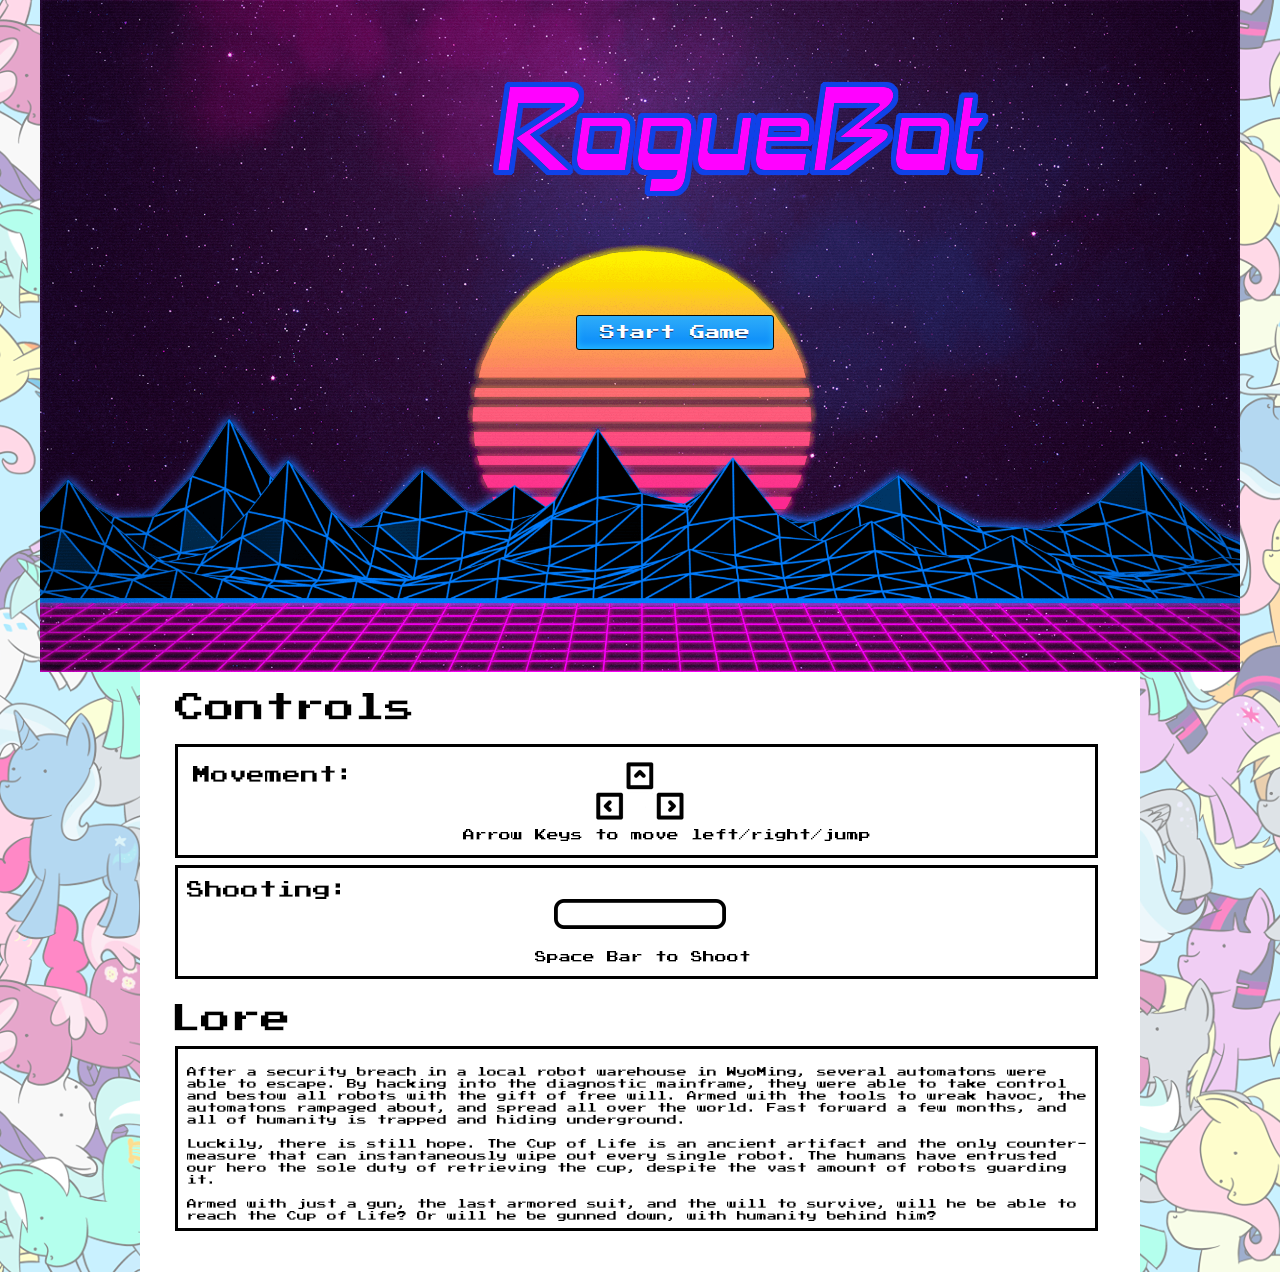
<file: index.html>
<!doctype html>
<html lang="en">
    <head>
        <meta charset="utf-8">
        <meta http-equiv="x-ua-compatible" content="ie=edge">
        <title>RogueBot</title>
        <meta name="description" content="">
        <meta name="viewport" content="width=device-width, initial-scale=1">
        <!-- Import jQuery Library -->
        <!-- <script src="http://code.jquery.com/jquery-latest.min.js" type="text/javascript"></script> -->
        <script src="js/jquery-3.2.1.min.js" type="text/javascript" ></script>
        <link rel="stylesheet" href="css/style.css">
        <!-- Google Fonts -->
        <link href="https://fonts.googleapis.com/css?family=Press+Start+2P" rel="stylesheet">
        <link href="https://fonts.googleapis.com/css?family=Monoton|Orbitron:400,500,700,900" rel="stylesheet">
    </head>
    <body>
        <!-- Game Canvas -->
        <canvas id="gameDiv"></canvas>
        <button id="start-btn" class="myButton">Start Game</button>
        <button id="restart-btn" class="myButton">Restart Game</button>
        <img src="assets/images/logo.png" id="logo"/>
        <!--Health Bar-->
        <div id="outerHealthBar">
            <div id="innerHealthBar"></div>
        </div>
        <!-- Load Javascript Files -->
        <script type="text/javascript" src="js/physics.js"></script>
        <script type="text/javascript" src="js/main.js"></script>
        <script type="text/javascript" src="js/gameobjects.js"></script>
        <script type="text/javascript" src="js/enemyai.js"></script>
        <script type="text/javascript" src="js/eventlisteners.js"></script>
        <script type="text/javascript" src="js/collisonmap.js"></script>
        <script type="text/javascript" src="js/counters.js"></script>
        <script type="text/javascript" src="js/collision.js"></script>
        <script type="text/javascript" src="js/audio.js" ></script>
        <script type="text/javascript" src="js/debug.js"></script>
        <!--Controls and Lore-->
        <img src="assets/images/info.png" id="info"/>
    </body>
</html>
</file>
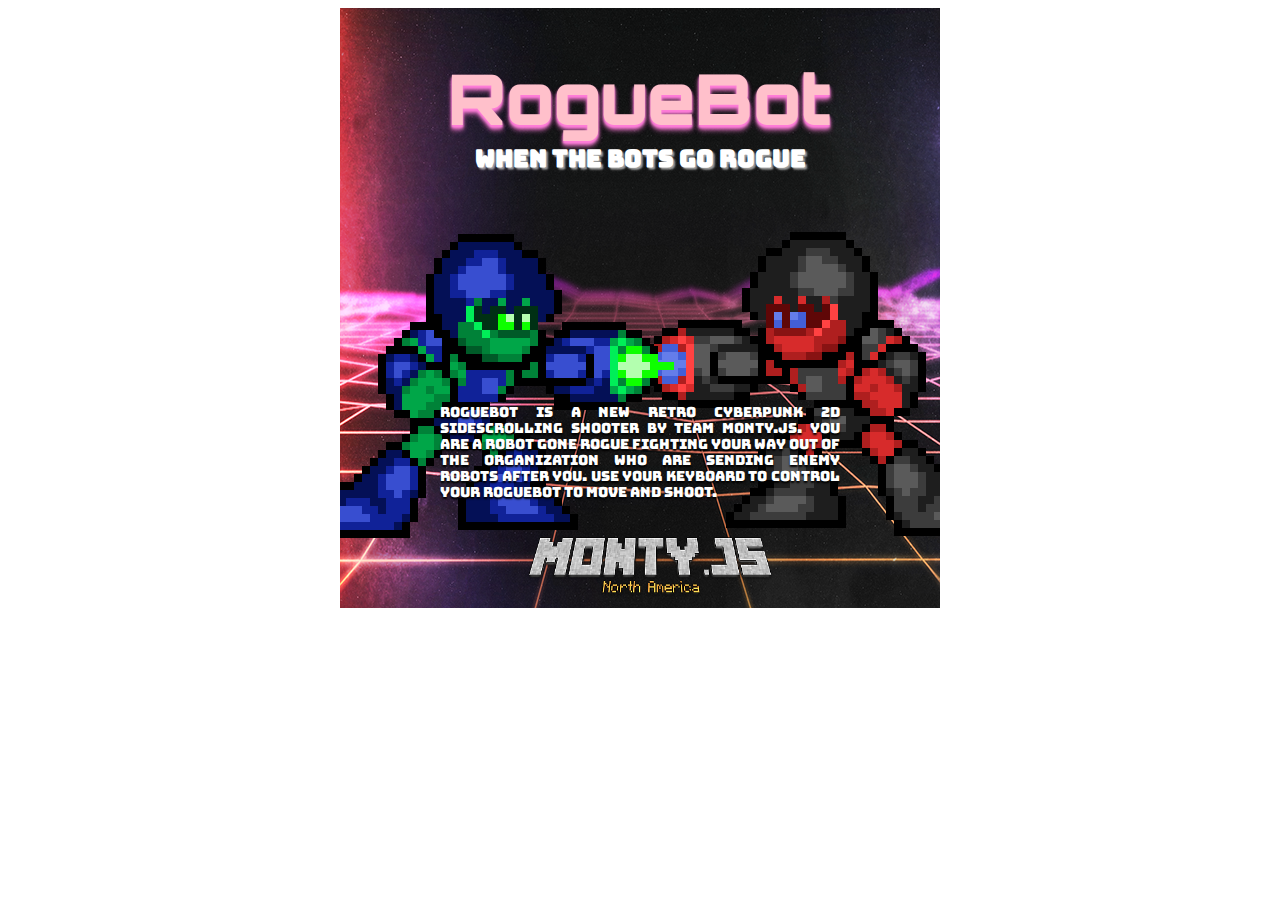
<file: Roguebot Ad/RogueBot-Ad-Platform.html>
<!DOCTYPE html>
<html>
	<head>
		<meta charset="utf-8">
		<title>RogueBot Ad</title>
		<link href="https://fonts.googleapis.com/css?family=Bungee|Bungee+Inline|Bungee+Shade" rel="stylesheet">
 		<link href="https://fonts.googleapis.com/css?family=Monoton|Orbitron:400,500,700,900" rel="stylesheet"> 
		<style type="text/css">
			#adCanvas {
				width: 600px;
				height: 600px;
				background-image: url('background.png');
				background-position: center;
				margin: 0 auto;
				overflow: hidden;
			}
			h1 {
				font-family: "Orbitron",cursive;
				font-weight: 900;	/* Set Orbitron Font to "Bold"*/
				text-align: center;
				font-size: 70px;
				color: pink;
				margin-top: 46px;
				/* Text Glow */
				text-shadow: 
					0px 2px 2px rgba(255, 125, 217, 1.0),
					0px 3px 3px rgba(255, 125, 217, 0.8),
					0px 4px 4px rgba(255, 125, 217, 0.6),
					0px 5px 5px rgba(255, 125, 217, 0.4),
					0px 6px 6px rgba(255, 125, 217, 0.2);


			}
			h2 {
				font-family: "Bungee Inline", cursive;
				color: #DDE1FA;
				text-align: center;
				text-shadow: 1px 1px 2px rgba(255, 255, 255, 0.7);
				text-shadow: 2px 2px 2px rgba(255, 255, 255, 0.6);
				position: relative;
				z-index: 1;
				bottom: 750px;
			}
			#teamblue {
				position: relative;
				z-index: 3;
				top: 45px;
				left: -50px;
			}
			#teamred {
				position: relative;
				z-index: 2;
				bottom: 265px;
				left: 290px;
			}
			#teamblue {
				filter: brightness(120%);
				-webkit-filter: brightness(120%);
				-moz-filter: brightness(120%);
			}
			#teamred {
				filter: brightness(120%);
				-webkit-filter: brightness(120%);
				-moz-filter: brightness(120%);
			}
			#teamlogo {
				position: relative;
				bottom: 270px;
				z-index: 5;
				left: 185px;
				width: 250px;

			}
			/* Animation CSS Source: http://codepen.io/FelixRilling/pen/qzfoc?editors=0100 */
			h2 {
			  color: #fff;
			  -webkit-animation: neonGlow 1.5s ease-in-out infinite alternate;
			  -moz-animation: neonGlow 1.5s ease-in-out infinite alternate;
			  animation: neonGlow 1.5s ease-in-out infinite alternate;
			}
			@keyframes neonGlow {
				0% { text-shadow: 0 0 10px #fff, 0 0 20px #fff, 0 0 30px #FF1177, 0 0 70px #FF1177, 0 0 80px #FF1177, 0 0 100px #FF1177, 0 0 120px #FF1177; }
				100% { text-shadow:  0 0 10px #fff, 0 0 15px #fff, 0 0 10px #FF1177, 0 0 35px #FF1177, 0 0 30px #FF1177, 0 0 50px #FF1177, 0 0 75px #FF1177; }
			}
			p {
				color: white;
				font-family: "Bungee", cursive;
				font-size: 14px;
				position: relative;
				z-index: 7;
				left: 100px;
				top: -580px;
				line-height: 16px;
				text-shadow: 0px 2px 2px black;
				width: 400px;
				text-align: justify;
			}
		</style>

	</head>
	<body>
		<div id="adCanvas">
			<h1>RogueBot</h1>
			<img id="teamblue" src="teamblue.png">
			<img id="teamred" src="teamred.png">
			<img id="teamlogo" src="montyjs.png">
			<h2>When the bots go Rogue</h2>
			<h3>Release on June 7th</h3>
			<p>RogueBot is a new Retro CyberPunk 2D Sidescrolling Shooter by Team Monty.JS.
			You are a robot gone rogue fighting your way out of the Organization who are sending enemy robots after you. Use your keyboard to control your RogueBot to move and shoot.
			</p>
		</div>
	</body>
</html>
</file>
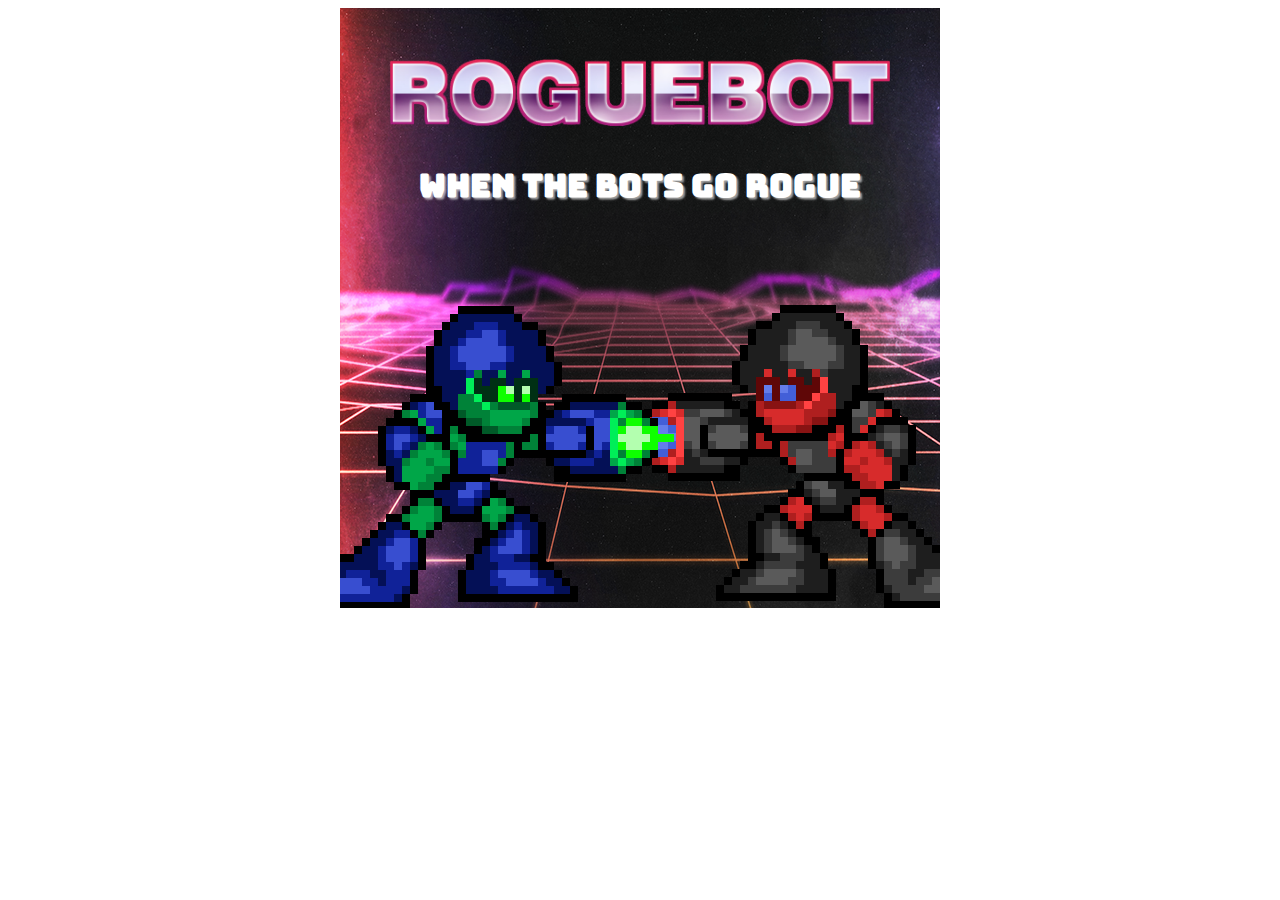
<file: Roguebot Ad/RogueBot-Ad.html>
<!DOCTYPE html>
<html>
	<head>
		<meta charset="utf-8">
		<title>RogueBot Ad</title>
		<link href="https://fonts.googleapis.com/css?family=Bungee+Inline" rel="stylesheet"> 
		<style type="text/css">
			#adCanvas {
				width: 600px;
				height: 600px;
				background-image: url('background.png');
				background-position: center;
				margin: 0 auto;
				overflow: hidden;
			}
			h1 {
				font-family: "Bungee Inline", cursive;
				color: #DDE1FA;
				text-align: center;
				text-shadow: 1px 1px 2px rgba(255, 255, 255, 0.7);
				text-shadow: 2px 2px 2px rgba(255, 255, 255, 0.6);
				position: relative;
				z-index: 1;
				bottom: 600px;

			}
			#background {
				width: 500px;
				margin: 0 auto;
				margin-top: 50px;
				display: block;
			}
			#teamblue {
				position: relative;
				z-index: 3;
				top: 30%;
				left: -50px;
			}
			#teamred {
				position: relative;
				z-index: 2;
				bottom: 129px;
				left: 280px;
			}
			/* Filters */
			#teamblue {
				filter: brightness(120%);
				-webkit-filter: brightness(120%);
				-moz-filter: brightness(120%);
			}
			#teamred {
				filter: brightness(120%);
				-webkit-filter: brightness(120%);
				-moz-filter: brightness(120%);
			}
			/* Animation CSS Source: http://codepen.io/FelixRilling/pen/qzfoc?editors=0100 */
			h1 {
			  color: #fff;
			  -webkit-animation: neonGlow 1.5s ease-in-out infinite alternate;
			  -moz-animation: neonGlow 1.5s ease-in-out infinite alternate;
			  animation: neonGlow 1.5s ease-in-out infinite alternate;
			}
			@-webkit-keyframes neonGlow {
				0% { text-shadow: 0 0 10px #fff, 0 0 20px #fff, 0 0 30px #fff, 0 0 40px #FF1177, 0 0 70px #FF1177, 0 0 80px #FF1177, 0 0 100px #FF1177, 0 0 150px #FF1177; }
				100% { text-shadow: 0 0 5px #fff, 0 0 10px #fff, 0 0 15px #fff, 0 0 20px #FF1177, 0 0 35px #FF1177, 0 0 40px #FF1177, 0 0 50px #FF1177, 0 0 75px #FF1177; }
			}
			@-moz-keyframes neonGlow {
				0% { text-shadow: 0 0 10px #fff, 0 0 20px #fff, 0 0 30px #fff, 0 0 40px #FF1177, 0 0 70px #FF1177, 0 0 80px #FF1177, 0 0 100px #FF1177, 0 0 150px #FF1177; }
				100% { text-shadow: 0 0 5px #fff, 0 0 10px #fff, 0 0 15px #fff, 0 0 20px #FF1177, 0 0 35px #FF1177, 0 0 40px #FF1177, 0 0 50px #FF1177, 0 0 75px #FF1177; }
			}
			@-ms-keyframes neonGlow {
				0% { text-shadow: 0 0 10px #fff, 0 0 20px #fff, 0 0 30px #fff, 0 0 40px #FF1177, 0 0 70px #FF1177, 0 0 80px #FF1177, 0 0 100px #FF1177, 0 0 150px #FF1177; }
				100% { text-shadow: 0 0 5px #fff, 0 0 10px #fff, 0 0 15px #fff, 0 0 20px #FF1177, 0 0 35px #FF1177, 0 0 40px #FF1177, 0 0 50px #FF1177, 0 0 75px #FF1177; }
			}
			@-o-keyframes neonGlow {
				0% { text-shadow: 0 0 10px #fff, 0 0 20px #fff, 0 0 30px #fff, 0 0 40px #FF1177, 0 0 70px #FF1177, 0 0 80px #FF1177, 0 0 100px #FF1177, 0 0 150px #FF1177; }
				100% { text-shadow: 0 0 5px #fff, 0 0 10px #fff, 0 0 15px #fff, 0 0 20px #FF1177, 0 0 35px #FF1177, 0 0 40px #FF1177, 0 0 50px #FF1177, 0 0 75px #FF1177; }
			}
			@keyframes neonGlow {
				0% { text-shadow: 0 0 10px #fff, 0 0 20px #fff, 0 0 30px #fff, 0 0 40px #FF1177, 0 0 70px #FF1177, 0 0 80px #FF1177, 0 0 100px #FF1177, 0 0 150px #FF1177; }
				100% { text-shadow: 0 0 5px #fff, 0 0 10px #fff, 0 0 15px #fff, 0 0 20px #FF1177, 0 0 35px #FF1177, 0 0 40px #FF1177, 0 0 50px #FF1177, 0 0 75px #FF1177; }
			}
		</style>

	</head>
	<body>
		<div id="adCanvas">
			<img id="background" src="roguebot.png">
			<img id="teamblue" src="teamblue.png">
			<img id="teamred" src="teamred.png">
			<h1>When the bots go Rogue</h1>
		</div>
	</body>
</html>
</file>
<file: css/style.css>
body {
    background-image: url('../assets/images/ponybackground.png');
    margin: 0;
    overflow: auto;
}

#gameDiv {
    /* background-color: black; */
    background-image: url('../assets/images/retrowavebg-compressor.png');
    background-size: cover;
    background-position: center center;
    overflow: hidden;
    /* height: 100%; */
    display: block;
    margin: 0 auto;
}


/*  Start Button Styling */

.myButton {
    -moz-box-shadow: inset 0px -3px 7px 0px #29bbff;
    -webkit-box-shadow: inset 0px -3px 7px 0px #29bbff;
    box-shadow: inset 0px -3px 7px 0px #29bbff;
    background: -webkit-gradient(linear, left top, left bottom, color-stop(0.05, #2dabf9), color-stop(1, #0688fa));
    background: -moz-linear-gradient(top, #2dabf9 5%, #0688fa 100%);
    background: -webkit-linear-gradient(top, #2dabf9 5%, #0688fa 100%);
    background: -o-linear-gradient(top, #2dabf9 5%, #0688fa 100%);
    background: -ms-linear-gradient(top, #2dabf9 5%, #0688fa 100%);
    background: linear-gradient(to bottom, #2dabf9 5%, #0688fa 100%);
    filter: progid: DXImageTransform.Microsoft.gradient(startColorstr='#2dabf9', endColorstr='#0688fa', GradientType=0);
    background-color: #2dabf9;
    -moz-border-radius: 3px;
    -webkit-border-radius: 3px;
    border-radius: 3px;
    border: 1px solid #0b0e07;
    display: inline-block;
    cursor: pointer;
    color: #ffffff;
    font-family: Arial;
    font-size: 15px;
    padding: 9px 23px;
    text-decoration: none;
    text-shadow: 0px 1px 0px #263666;
}

.myButton:hover {
    background: -webkit-gradient(linear, left top, left bottom, color-stop(0.05, #0688fa), color-stop(1, #2dabf9));
    background: -moz-linear-gradient(top, #0688fa 5%, #2dabf9 100%);
    background: -webkit-linear-gradient(top, #0688fa 5%, #2dabf9 100%);
    background: -o-linear-gradient(top, #0688fa 5%, #2dabf9 100%);
    background: -ms-linear-gradient(top, #0688fa 5%, #2dabf9 100%);
    background: linear-gradient(to bottom, #0688fa 5%, #2dabf9 100%);
    filter: progid: DXImageTransform.Microsoft.gradient(startColorstr='#0688fa', endColorstr='#2dabf9', GradientType=0);
    background-color: #0688fa;
}

#start-btn {
    font-family: "Press Start 2P", sans-serif;
    color: white;
    /* margin: 0 auto; */
    /* display: block; */
    /* margin-top: 50%; */
    position: absolute;
    top: 35%;
    left: 45%;
    z-index: 1;
}

#restart-btn {
    font-family: "Press Start 2P", sans-serif;
    color: white;
    position: absolute;
    top: 35%;
    left: 45%;
    z-index: 1;
    display: none;
}


#outerHealthBar {
    -webkit-transform: rotate(-90deg); 
    -moz-transform: rotate(-90deg);
    width: 200px;
    height: 20px;
    padding: 3px;
    background: #ddd;
    -webkit-border-radius: 5px;
    -moz-border-radius: 5px;
    border-radius: 5px;
    position: relative;
    margin: 0 auto;
    top: -300px;
    left: -550px;
    z-index: 1;
    display: none;
}

#innerHealthBar {
    margin: auto;
    width: 200px;
    height: 20px;
    background: green;
    position: absolute;
    z-index: 1;
    display: none;
}

#logo {
    position: absolute;
    top: 5%;
    left: 36%;
    display: block;
}

#info {
    display: block;
    margin: 0 auto;
}
</file>
